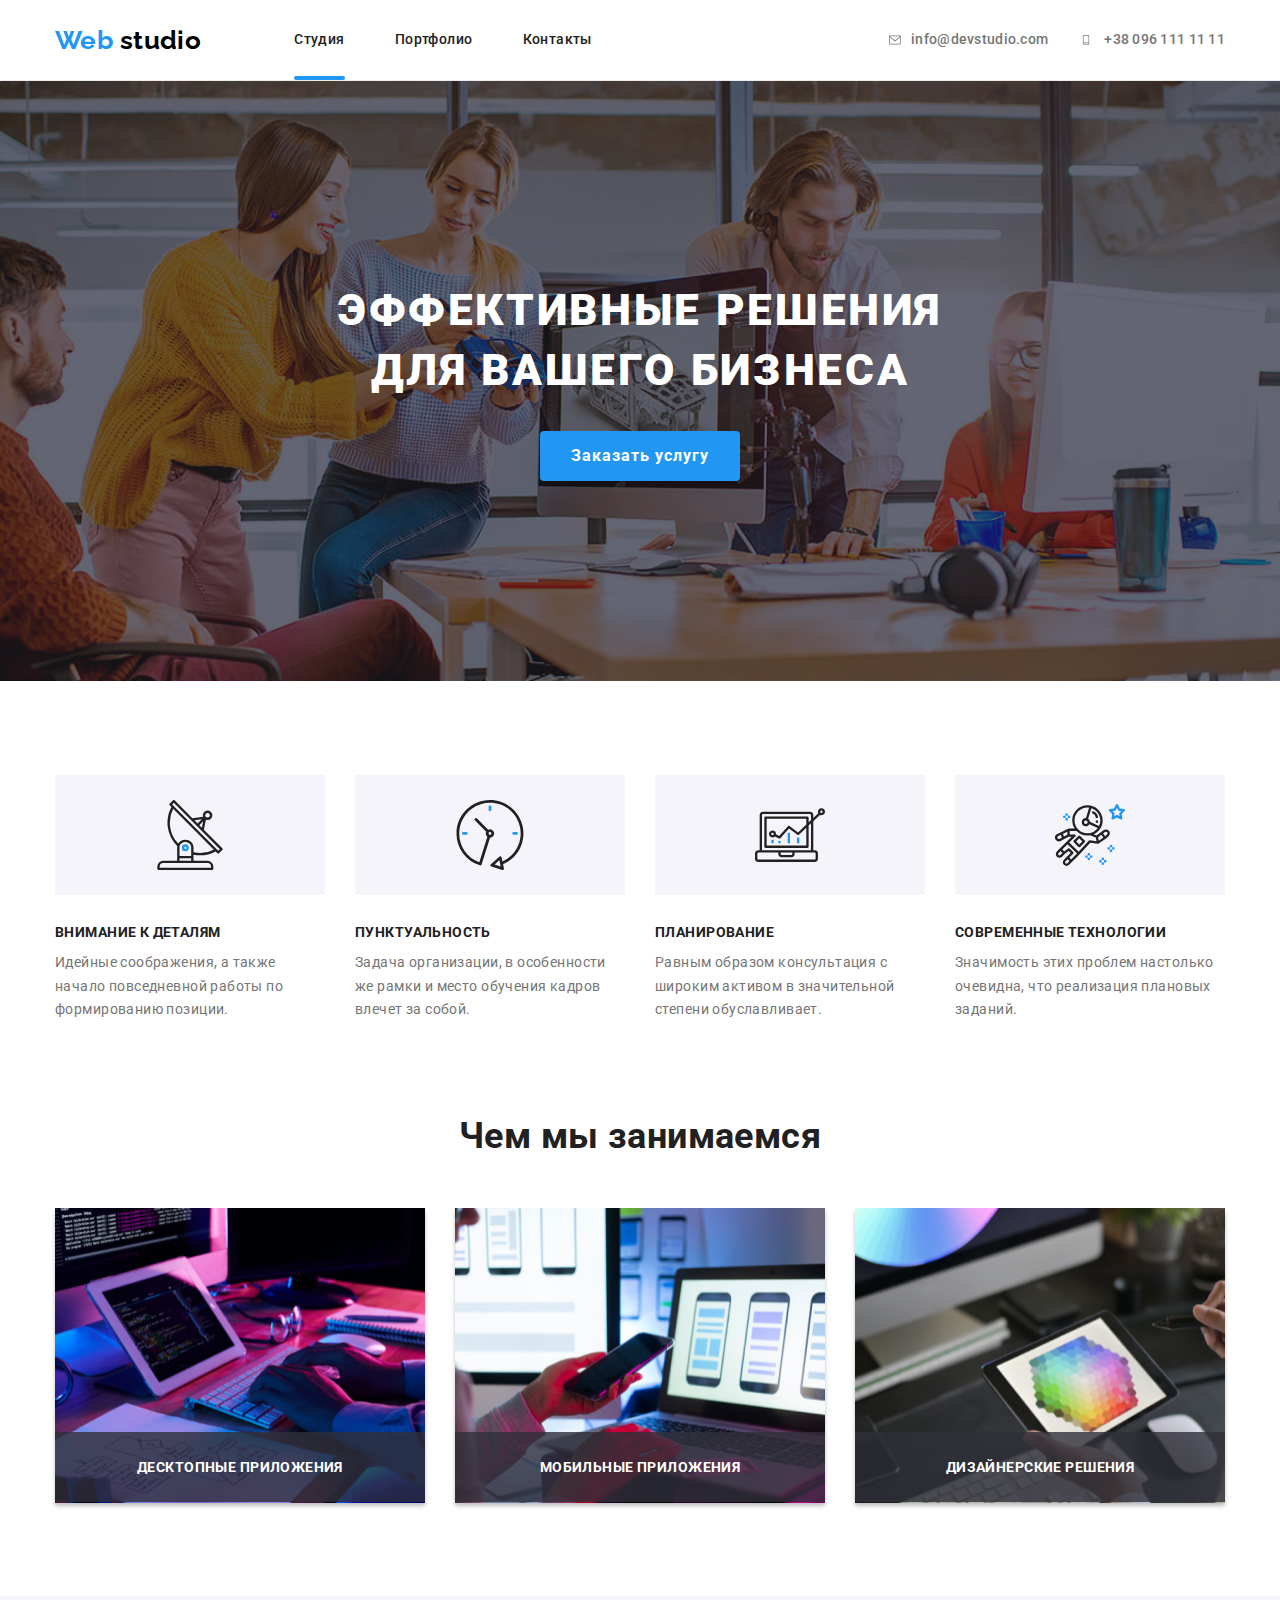
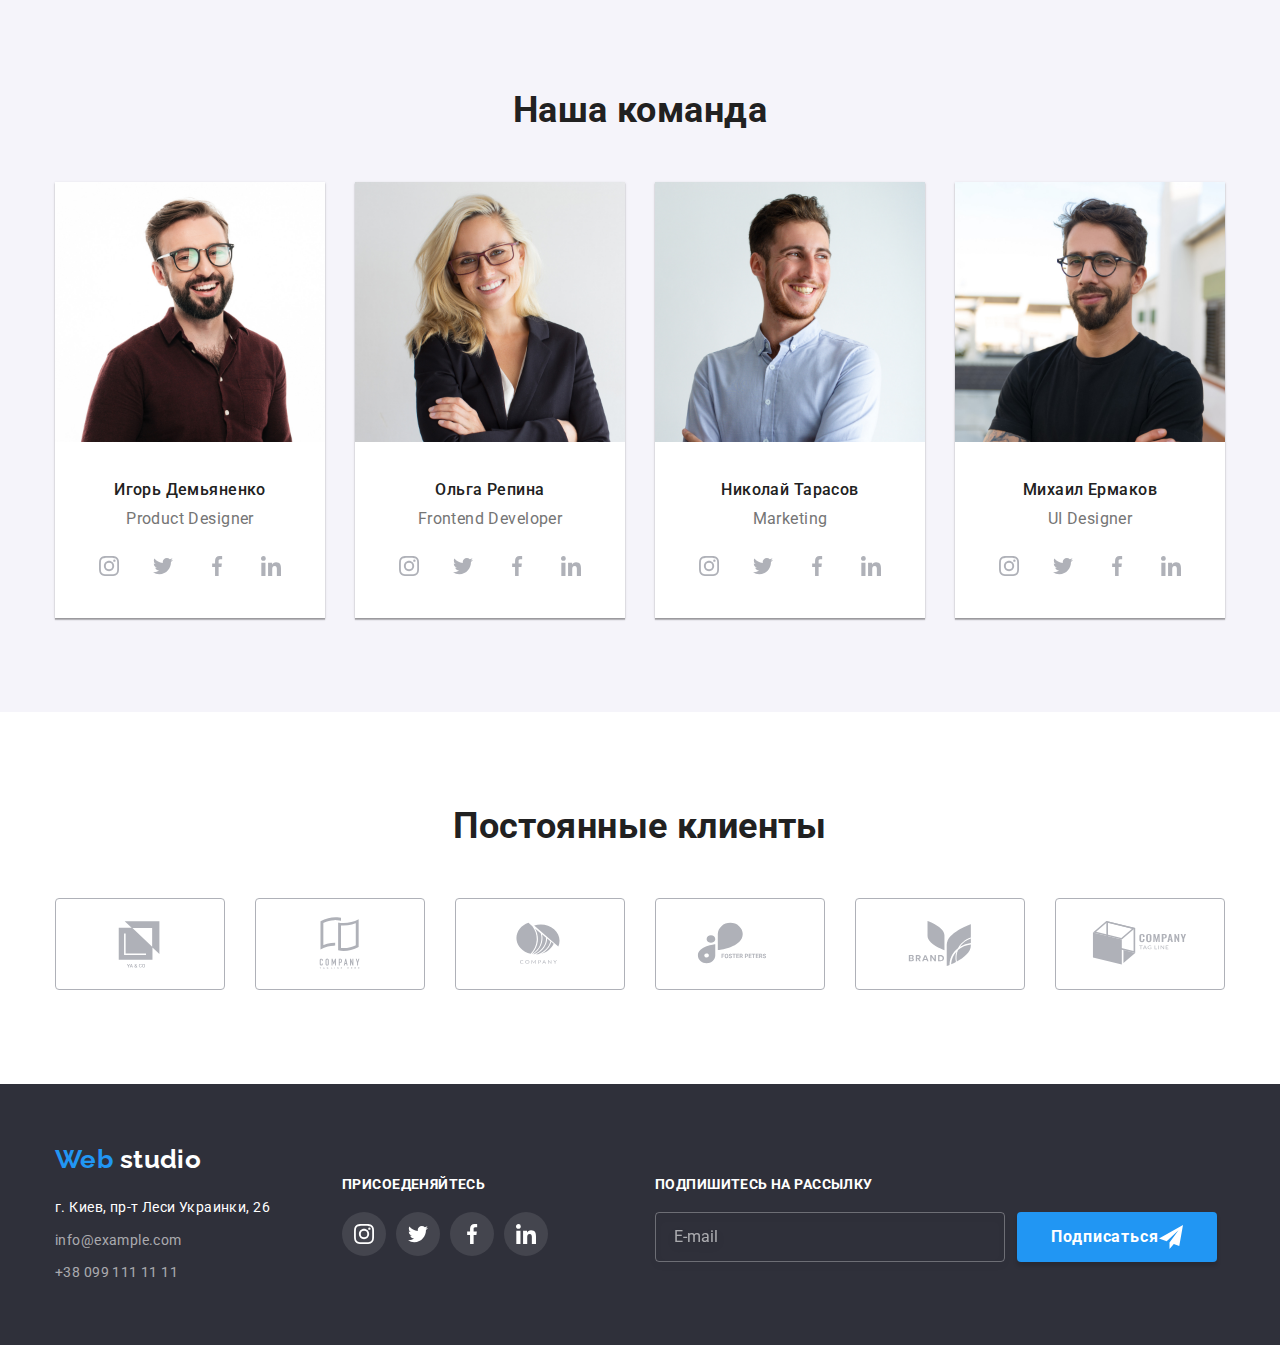
<file: index.html>
<!DOCTYPE html>
<html lang="ru">
<head>
    <meta charset="UTF-8">
    <meta http-equiv="X-UA-Compatible" content="IE=edge">
    <meta name="viewport" content="width=device-width, initial-scale=1.0">
    <title>Эффективные решения для вашего бизнеса</title>
    <link rel="stylesheet" href="https://cdn.jsdelivr.net/npm/modern-normalize@1.1.0/modern-normalize.min.css">
    <link rel="stylesheet" href="./css/styles.css">
    <link rel="stylesheet" href="./css/main.min.css">

    <!--Основные шрифты-->
    <link rel="preconnect" href="https://fonts.googleapis.com">
    <link rel="preconnect" href="https://fonts.gstatic.com" crossorigin>
    <link href="https://fonts.googleapis.com/css2?family=Raleway:wght@700&family=Roboto:wght@400;500;700;900&display=swap" rel="stylesheet">

</head>
<body>

    <!--Чердак-->
    <header class="header">
        <div class="container header--container">
            <a href="./index.html" class="logo header--logo"> <span class="logo--blue">Web</span>  <span class="logo--dark">studio </span> </a> <!--span для изменения стиля лого фирмы-->
        <nav class="nav">
            <ul class="nav__list nav-header">
                <li class="nav__item"><a class="nav__link active--page" href="./index.html">Студия</a></li>
                <li class="nav__item"><a class="nav__link" href="./portfolio.html">Портфолио</a></li>
                <li class="nav__item"><a class="nav__link" href="#contacts">Контакты</a></li>
            </ul>
        </nav> 
        <div class="contacts header--contacts">
                <ul class="contacts__list header--list">
                    <li class="contacts__item item--header">
                        <a class="contacts__link contacts--header--link" href="mailto:info@devstudio.com"> 
                            <svg class="contacts__svg" height="16" width="12">
                                <use href ="./images/svg/icons.svg#icon-envelope"></use>
                            </svg>
                            info@devstudio.com 
                        </a>
                    </li>
                    <li class="contacts__item item--header">
                        <a class="contacts__link contacts--header--link" href="tel:+380961111111">
                            <svg class="contacts__svg" height="10" width="16">
                                <use href="./images/svg/icons.svg#icon-smartphone"></use>
                            </svg>
                            +38 096 111 11 11
                        </a>
                    </li> 
                </ul>


        </div>  
    </div>
    </header>

    <!--Уникальный контент, основной-->
    <main>

        <!--Шапка сайта-->
        <section class="hat">
            <div class="container">
                <h1 class="hat__phrase">Эффективные решения для вашего бизнеса</h1>
                <button class="button button--hat button--default" type="button" data-modal-open>Заказать услугу</button>
            </div>
        </section>

        <!--Особенности-->
        <section class="speciality wrapper">
            <div class="container">
                <h2 class="visually-hidden"> Особенности </h2>
                <ul class="speciality__list">
                    <li class="speciality__item">
                        <div class="speciality__svg">
                            <svg class="speciality__icon" height="70" width="70">
                                <use href="./images/svg/icons.svg#icon-antenna"></use>
                            </svg>
                        </div>
                        <h3 class="speciality__character">Внимание к деталям</h3>
                        <p class="speciality__phrase">Идейные соображения, а также начало повседневной работы по формированию позиции.</p>
                    </li>
                    <li class="speciality__item">
                        <div class="speciality__svg">
                            <svg class="speciality__icon" height="70" width="70">
                                <use href="./images/svg/icons.svg#icon-clock"></use>
                            </svg>
                        </div>
                        <h3 class="speciality__character">Пунктуальность</h3>
                        <p class="speciality__phrase">Задача организации, в особенности же рамки и место обучения кадров влечет за собой.</p>
                    </li>
                    <li class="speciality__item">
                        <div class="speciality__svg">
                            <svg class="speciality__icon" height="70" width="70">
                                <use href="./images/svg/icons.svg#icon-diagram"></use>
                            </svg>
                        </div>
                        <h3 class="speciality__character">Планирование</h3>
                        <p class="speciality__phrase">Равным образом консультация с широким активом в значительной степени обуславливает.</p>
                    </li>
                    <li class="speciality__item">
                        <div class="speciality__svg">
                            <svg class="speciality__icon" height="70" width="70">
                                <use href="./images/svg/icons.svg#icon-astronaut"></use>
                            </svg>
                        </div>
                        <h3 class="speciality__character">Современные технологии</h3>
                        <p class="speciality__phrase">Значимость этих проблем настолько очевидна, что реализация плановых заданий.</p>
                    </li>
                </ul>
    
            </div>
        </section>
        <!--Чем мы занимаемся-->
        <section class="projects" >
            <div class="container">
                <h2 class="title projects--title primary--txt--light">Чем мы занимаемся</h2>
                <ul class="projects__list">
                    <li class="projects__item">
                        <div class="projects__item--wrapper">
                            <img src="./images/about-us/work1.jpg" alt="Первый образец" width="370" height="295">
                            <p class="projects__description">Десктопные приложения</p>
                        </div>
                    </li>
                    <li class="projects__item">
                        <div class="projects__item--wrapper">
                            <img src="./images/about-us/work2.jpg" alt="Второй образец" width="370" height="295">
                            <p class="projects__description">Мобильные приложения</p>
                        </div>
                    </li>
                    <li class="projects__item">
                        <div class="projects__item--wrapper">
                           <img src="./images/about-us/work3.jpg" alt="Третий образец" width="370" height="295">
                           <p class="projects__description">Дизайнерские решения</p>
                        </div>
                    </li>
                        


                </ul>
            </div>
        </section>

        <!--Наша команда-->
        <section class="crew wrapper">
            <div class="container">
                <h2 class="title crew--title primary--txt--light">Наша команда</h2>
                <ul class="crew__list">
                    <li class="crew__item">
                        <img src="./images/our-team/Igor.jpg" alt="Фото Игоря" width="270" height="260">
                        <div class="crew__member--wrapper">
                            <h3 class="crew__member primary--txt--light">Игорь Демьяненко</h3>
                            <p class="crew__occupation" lang="en">Product Designer</p>
                        </div>
                        <ul class="socials__list socials--crew">
                            <li class="socials__item">
                                <a class="socials__link" href="">
                                    <svg class="socials__icon socials--icon"  height="20" width="20" >
                                        <use href="./images/svg/icons.svg#icon-instagram" ></use>
                                    </svg>
                                </a>
                            </li>
                            <li class="socials__item">
                                <a class="socials__link" href="">
                                    <svg class="socials__icon socials--icon"  height="20" width="20">
                                    <use href="./images/svg/icons.svg#icon-twitter" ></use>
                                    </svg>
                                </a>
                            </li>
                            <li class="socials__item">
                                <a class="socials__link" href="">
                                    <svg class="socials__icon socials--icon"  height="20" width="20">
                                    <use href="./images/svg/icons.svg#icon-facebook" ></use>
                                    </svg>
                                </a>
                            </li>
                            <li class="socials__item">
                                    <a class="socials__link " href="">
                                    <svg class="socials__icon socials--icon"  height="20" width="20">
                                    <use href="./images/svg/icons.svg#icon-linkedin-1" ></use>
                                    </svg>
                                </a>
                            </li>
                        </ul>
                    </li>
                    <li class="crew__item">
                        <img src="./images/our-team/Olga.jpg" alt="Фото Ольги" width="270" height="260">
                        <div class="crew__member--wrapper">
                            <h3 class="crew__member primary--txt--light">Ольга Репина</h3>
                            <p class="crew__occupation" lang="en">Frontend Developer</p>
                        </div>
                        <ul class="socials__list socials--crew">
                            <li class="socials__item">
                                <a class="socials__link" href="">
                                    <svg class="socials__icon socials--icon"  height="20" width="20" >
                                        <use href="./images/svg/icons.svg#icon-instagram" ></use>
                                    </svg>
                                </a>
                            </li>
                            <li class="socials__item">
                                <a class="socials__link" href="">
                                    <svg class="socials__icon socials--icon"  height="20" width="20">
                                    <use href="./images/svg/icons.svg#icon-twitter" ></use>
                                    </svg>
                                </a>
                            </li>
                            <li class="socials__item">
                                <a class="socials__link" href="">
                                    <svg class="socials__icon socials--icon"  height="20" width="20">
                                    <use href="./images/svg/icons.svg#icon-facebook" ></use>
                                    </svg>
                                </a>
                            </li>
                            <li class="socials__item">
                                    <a class="socials__link " href="">
                                    <svg class="socials__icon socials--icon"  height="20" width="20">
                                    <use href="./images/svg/icons.svg#icon-linkedin-1" ></use>
                                    </svg>
                                </a>
                            </li>
                        </ul>
                    </li>
                    <li class="crew__item">
                        <img src="./images/our-team/Nikolai.jpg" alt="Фото Николая" width="270" height="260">
                        <div class="crew__member--wrapper">
                            <h3 class="crew__member primary--txt--light">Николай Тарасов</h3>
                            <p class="crew__occupation" lang="en">Marketing</p>
                        </div>
                        <ul class="socials__list socials--crew">
                            <li class="socials__item">
                                <a class="socials__link" href="">
                                    <svg class="socials__icon socials--icon"  height="20" width="20" >
                                        <use href="./images/svg/icons.svg#icon-instagram" ></use>
                                    </svg>
                                </a>
                            </li>
                            <li class="socials__item">
                                <a class="socials__link" href="">
                                    <svg class="socials__icon socials--icon"  height="20" width="20">
                                    <use href="./images/svg/icons.svg#icon-twitter" ></use>
                                    </svg>
                                </a>
                            </li>
                            <li class="socials__item">
                                <a class="socials__link" href="">
                                    <svg class="socials__icon socials--icon"  height="20" width="20">
                                    <use href="./images/svg/icons.svg#icon-facebook" ></use>
                                    </svg>
                                </a>
                            </li>
                            <li class="socials__item">
                                    <a class="socials__link " href="">
                                    <svg class="socials__icon socials--icon"  height="20" width="20">
                                    <use href="./images/svg/icons.svg#icon-linkedin-1" ></use>
                                    </svg>
                                </a>
                            </li>
                        </ul>
                    </li>
                    <li class="crew__item">
                        <img src="./images/our-team/Mikhail.jpg" alt="Фото Михаила" width="270" height="260">
                        <div class="crew__member--wrapper">
                            <h3 class="crew__member primary--txt--light">Михаил Ермаков</h3>
                            <p class="crew__occupation" lang="en">UI Designer</p>
                        </div>
                        <ul class="socials__list socials--crew">
                            <li class="socials__item">
                                <a class="socials__link" href="">
                                    <svg class="socials__icon socials--icon"  height="20" width="20" >
                                        <use href="./images/svg/icons.svg#icon-instagram" ></use>
                                    </svg>
                                </a>
                            </li>
                            <li class="socials__item">
                                <a class="socials__link" href="">
                                    <svg class="socials__icon socials--icon"  height="20" width="20">
                                    <use href="./images/svg/icons.svg#icon-twitter" ></use>
                                    </svg>
                                </a>
                            </li>
                            <li class="socials__item">
                                <a class="socials__link" href="">
                                    <svg class="socials__icon socials--icon"  height="20" width="20">
                                    <use href="./images/svg/icons.svg#icon-facebook" ></use>
                                    </svg>
                                </a>
                            </li>
                            <li class="socials__item">
                                    <a class="socials__link " href="">
                                    <svg class="socials__icon socials--icon"  height="20" width="20">
                                    <use href="./images/svg/icons.svg#icon-linkedin-1" ></use>
                                    </svg>
                                </a>
                            </li>
                        </ul>
                        </li>
                </ul>
            </div>

        </section>

        <section class="clients wrapper">
            <div class="container">

                    <h2 class="title clients--title primary--txt--light">Постоянные клиенты</h2>
                    <ul class="clients__list">
                        <li class="clients__item">
                            <a class="clients__link" href=""> 
                                <svg class="clients__icon" height="60" width="106">
                                    <use href="./images/svg/icons.svg#icon-Client-1"></use>
                                </svg>
                            </a>  
                        </li>
                        <li class="clients__item">
                            <a class="clients__link" href=""> 
                                <svg class="clients__icon" height="60" width="106">
                                    <use href="./images/svg/icons.svg#icon-Client-2"></use>
                                </svg>
                            </a>
                        </li>
                        <li class="clients__item">
                            <a class="clients__link" href=""> 
                                <svg class="clients__icon" height="60" width="106">
                                    <use href="./images/svg/icons.svg#icon-Client-3"></use>
                                </svg>
                            </a>
                        </li>
                        <li class="clients__item">
                            <a class="clients__link" href=""> 
                                <svg class="clients__icon" height="60" width="106">
                                    <use href="./images/svg/icons.svg#icon-Client-4"></use>
                                </svg>
                            </a>
                        </li>
                        <li class="clients__item">
                            <a class="clients__link" href=""> 
                                <svg class="clients__icon" height="60" width="106">
                                    <use href="./images/svg/icons.svg#icon-Client-5"></use>
                                </svg>
                            </a>
                        </li>
                        <li class="clients__item">
                            <a class="clients__link" href=""> 
                                <svg class="clients__icon" height="60" width="106">
                                    <use href="./images/svg/icons.svg#icon-Client-6"></use>
                                </svg>
                            </a>
                        </li>
                    </ul>


            </div>
        </section>
    </main>
    <!--Подвал-->
    <footer class="footer" id="contacts">
        <div class="container">
                    <a href="./index.html" class="logo footer--logo"> <span class="logo--blue">Web</span>  <span class="logo--white">studio </span> </a> <!--span для изменения стиля лого фирмы-->
                     <div class="footer--wrapper">  
                        <div class="contacts contacts--footer">
                        <address class="contacts__address footer--contacts">
                            <ul class="contacts__list">
                                <li class="contacts__item item--footer"> <a class="contacts__link contacts--address footer--link footer--geoposition" href="https://www.google.com/maps/place/%D0%B1%D1%83%D0%BB.+%D0%9B%D0%B5%D1%81%D0%B8+%D0%A3%D0%BA%D1%80%D0%B0%D0%B8%D0%BD%D0%BA%D0%B8,+26,+%D0%9A%D0%B8%D0%B5%D0%B2,+02000/@50.4265807,30.5361971,17z/data=!3m1!4b1!4m5!3m4!1s0x40d4cf0e033ecbe9:0x57a4dffefec77da0!8m2!3d50.4265807!4d30.5383858"
                                    rel="noopener noreferrer" target="_blank" >г. Киев, пр-т Леси Украинки, 26</a></li>
                                <li class="contacts__item item--footer"> <a class="contacts__link contacts--mail  footer--link" href="mailto:info@example.com">info@example.com </a></li>
                                <li class="contacts__item item--footer"> <a class="contacts__link contacts--phone  footer--link" href="tel:+380991111111"> +38 099 111 11 11</a></li>
                            </ul>
                        </address>
                            <div class="socials socials--footer">
                            <h2 class="socials--footer--caption socials--dark--txt">Присоеденяйтесь</h2>
                                <ul class="socials__list">
                                            <li class="socials__item">
                                                <a class="  socials__link link--dark" href="">
                                                    <svg class="socials__icon socials--icon socials--dark--icon"  height="20" width="20" >
                                                        <use href="./images/svg/icons.svg#icon-instagram" ></use>
                                                    </svg>       
                                                </a>
                                            </li>
                                            <li class="socials__item">
                                                <a class="socials__link link--dark" href="">
                                                    <svg class="socials__icon socials--icon socials--dark--icon"  height="20" width="20">
                                                        <use href="./images/svg/icons.svg#icon-twitter" ></use>
                                                    </svg>
                                                </a>
                                            </li>

                                            <li class="socials__item">
                                                <a class="socials__link link--dark"  href="">
                                                    <svg class="socials__icon socials--icon socials--dark--icon"  height="20" width="20">
                                                        <use href="./images/svg/icons.svg#icon-facebook" ></use>
                                                    </svg>
                                                </a>
                                            </li>
                                            <li class="socials__item">
                                                <a class="socials__link link--dark " href="">
                                                    <svg class="socials__icon socials--icon socials--dark--icon"  height="20" width="20">
                                                        <use href="./images/svg/icons.svg#icon-linkedin-1" ></use>
                                                    </svg>
                                                </a>
                                            </li>
                                </ul>
                            </div>
                        </div>
                        <div class="distribution">
                            <h2 class="distribution__caption distribution--dark--txt">Подпишитесь на рассылку</h2>
                            <form class="distribution__form">
                                <label class="distribution__label">
                                  <input class="distribution__input" type="email" name="email" placeholder="E-mail"/>
                                </label>
                                <button class="button button--footer button--default" type="submit">
                                    <p class="button_pharase">Подписаться</p>
                                    <svg class="button__icon" height ="24" width="24">
                                        <use href="./images/svg/icons.svg#icon-send-telegrama"></use>
                                    </svg>
                                </button>
                              </form>
                        </div>
                    </div> 
        </div>
    </footer>



    <!--Модальное окно-->
    <div class="backdrop is-hidden" data-modal>
        <div class="modal" >
            <button type="button" class="modal-button" data-modal-close>
                <a class="close-icon-link">
                    <svg class="close-icon"  height="18" width="18">
                     <use href="./images/svg/icons.svg#close-icon" ></use>
                    </svg>
                </a>
            </button>
            <b class="modal-phrase">Оставьте свои данные, мы вам перезвоним</b>
            <form action="" class="modal-form">
            <ul class="modal-form-list">
                <li class="modal-form-item">
                    <div class="modal-input-wrapper">
                        <label class="modal-form-label" for="name">Имя</label>
                        <input class="modal-form-input" type="text" name="name" id="name" minlength="2" required autofocus>
                        <svg class="modal-form-icon" height="18" width="18">
                            <use href="./images/svg/icons.svg#icon-person"></use>
                        </svg>
                    </div>
                </li>
                <li class="modal-form-item">
                    <div class="modal-input-wrapper">
                        <label class="modal-form-label" for="telephone">Телефон</label>
                        <input class="modal-form-input" type="tel" name="telephone" id="telephone" minlength="9" required >
                        <svg class="modal-form-icon" height="18" width="18">
                            <use href="./images/svg/icons.svg#icon-telephone2"></use>
                        </svg>
                    </div>
                </li>
                <li class="modal-form-item">
                    <div class="modal-input-wrapper">
                        <label class="modal-form-label" for="email">Почта</label>
                        <input class="modal-form-input"type="email" name="email" id="email" required>
                        <svg class="modal-form-icon" height="18" width="18">
                            <use href="./images/svg/icons.svg#icon-envelope2"></use>
                        </svg>
                    </div>
                </li>
                <li class="modal-form-item">
                    <div class="modal-input-wrapper">
                        <label class="modal-form-label">
                            <span modal-textarea-phrase>Комментарий</span>
                            <textarea  class="modal-form-textarea" name="massage" rows="5" placeholder="Введите текст"></textarea>
                          </label>
                    </div>
                </li>
            </ul>

            <label class="modal-checkbox-label">
                <input class="modal-checkbox-input" type="checkbox" name="modal-checkbox" id="modal-checkbox" required>
                <svg class="modal-checkbox-icon" height="8" width="11">
                    <use href="./images/svg/icons.svg#icon-checked"></use>
                </svg>
                <p class="modal-checkbox-phrase">Соглашаюсь с рассылкой и принимаю <a class="modal-checkbox-link" href="">Условия договора</a> </p>
            </label>
            <button class= "modal-form-button" type="submit">Отправить</button>
            </div>

            </form>

    </div>
<script src="./js/modal.js"></script>
</body>
</html>
</file>
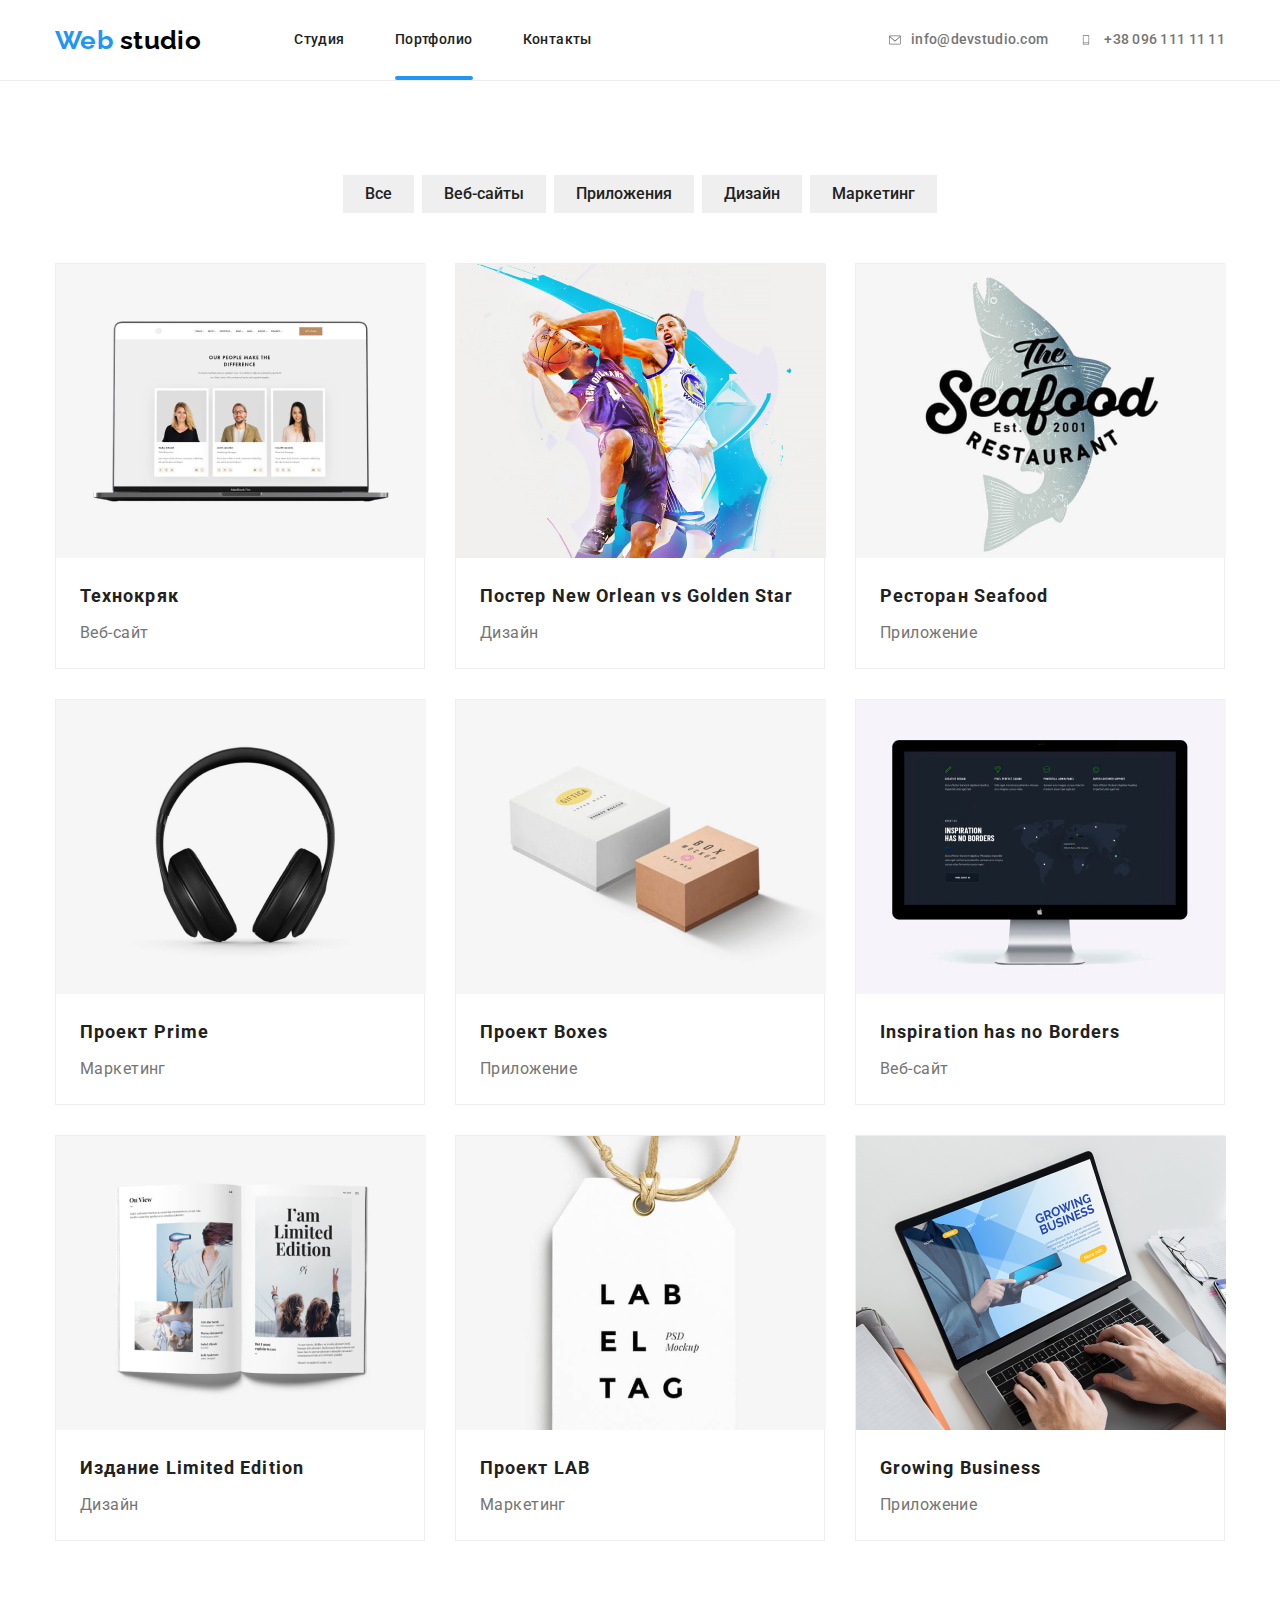
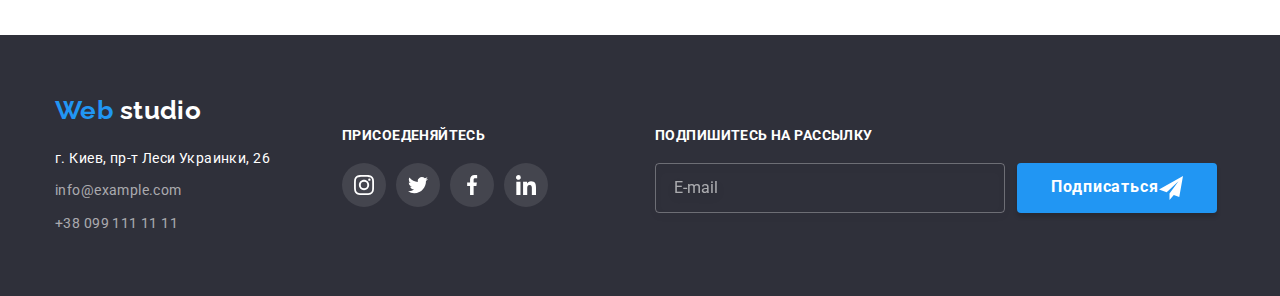
<file: portfolio.html>
<!DOCTYPE html>
<html lang="ru">
<head>
    <meta charset="UTF-8">
    <meta http-equiv="X-UA-Compatible" content="IE=edge">
    <meta name="viewport" content="width=device-width, initial-scale=1.0">
    <title>Portfolio</title>
    <link rel="stylesheet" href="https://cdn.jsdelivr.net/npm/modern-normalize@1.1.0/modern-normalize.min.css">
    <link rel="stylesheet" href="./css/styles.css">
    <link rel="stylesheet" href="./css/main.min.css">
   
    
        <!--Основные шрифты-->
        <link rel="preconnect" href="https://fonts.googleapis.com">
        <link rel="preconnect" href="https://fonts.gstatic.com" crossorigin>
        <link href="https://fonts.googleapis.com/css2?family=Raleway:wght@700&family=Roboto:wght@400;500;700;900&display=swap" rel="stylesheet">

</head>
<body>

    <!--Чердак-->
    <header class="header">
        <div class="container header--container">
            <a href="./index.html" class="logo header--logo"> <span class="logo--blue">Web</span>  <span class="logo--dark">studio </span> </a> <!--span для изменения стиля лого фирмы-->
        <nav class="nav">
            <ul class="nav__list nav-header">
                <li class="nav__item"><a class="nav__link " href="./index.html">Студия</a></li>
                <li class="nav__item"><a class="nav__link active--page" href="./portfolio.html">Портфолио</a></li>
                <li class="nav__item"><a class="nav__link" href="#contacts">Контакты</a></li>
            </ul>
        </nav> 
        <div class="contacts header--contacts">
                <ul class="contacts__list header--list">
                    <li class="contacts__item item--header">
                        <a class="contacts__link contacts--header--link" href="mailto:info@devstudio.com"> 
                            <svg class="contacts__svg" height="16" width="12">
                                <use href ="./images/svg/icons.svg#icon-envelope"></use>
                            </svg>
                            info@devstudio.com 
                        </a>
                    </li>
                    <li class="header-address-item">
                        <a class="contacts__link contacts--header--link" href="tel:+380961111111">
                            <svg class="contacts__svg" height="10" width="16">
                                <use href="./images/svg/icons.svg#icon-smartphone"></use>
                            </svg>
                            +38 096 111 11 11
                        </a>
                    </li> 
                </ul>


        </div>  
    </div>
    </header>

    <main>
            <!--Портфолио-->
            <section class="portfolio">
                <div class="container">
                       
                    <h2 class="visually-hidden">Портфолио</h2>
        
                    <ul class="portfolio-button-list">
                        <li class="portfolio-item" ><button class="portfolio-button-item" type="button">Все</button></li>
                        <li class="portfolio-item" ><button class="portfolio-button-item" type="button">Веб-сайты</button></li>
                        <li class="portfolio-item" ><button class="portfolio-button-item" type="button">Приложения</button></li>
                        <li class="portfolio-item" ><button class="portfolio-button-item" type="button">Дизайн</button></li>
                        <li class="portfolio-item" ><button class="portfolio-button-item" type="button">Маркетинг</button></li>
                
                    </ul>
        
                    <ul class="portfolio-list">
                        <li class="portfolio-list-item">
                            <div class="portfolio-image-wrapper">
                                <img class="portfolio-image" src="./images/portfolio/img1.jpg" alt="Вебсайт" width="370" height="294">
                                    <p class="portfolio-image-description">Технокряк это современная площадка распространения коронавируса.
                                        Компании используют эту платформу для цифрового шпионажа и атак на защищённые сервера конкурентов.</p>

                                    </div>
                            <div class="portfolio-list-wrapper">
                                <h3 class="portfolio-item-title">Технокряк</h3>
                                <p class="portfolio-item-phrase">Веб-сайт</p>
                            </div>
                        </li>
                        <li class="portfolio-list-item">
                            <div class="portfolio-image-wrapper">
                                <img class="portfolio-image" src="./images/portfolio/img2.jpg" alt="Дизайн" width="370" height="294">
                                <p class="portfolio-image-description">Технокряк это современная площадка распространения коронавируса.
                                        Компании используют эту платформу для цифрового шпионажа и атак на защищённые сервера конкурентов.</p>

                            </div>
                            <div class="portfolio-list-wrapper">
                                <h3 class="portfolio-item-title">Постер New Orlean vs Golden Star</h3>
                                <p class="portfolio-item-phrase">Дизайн</p>
                            </div>  
                        </li>
                        <li class="portfolio-list-item">
                            <div class="portfolio-image-wrapper">
                                <img class="portfolio-image" src="./images/portfolio/img3.jpg" alt="Приложение" width="370" height="294">
                                <p class="portfolio-image-description">Технокряк это современная площадка распространения коронавируса.
                                        Компании используют эту платформу для цифрового шпионажа и атак на защищённые сервера конкурентов.</p>

                            </div>
                            <div class="portfolio-list-wrapper">
                                <h3 class="portfolio-item-title">Ресторан Seafood</h3>
                                <p class="portfolio-item-phrase">Приложение</p>
                            </div>
                        </li>
                        <li class="portfolio-list-item">
                            <div class="portfolio-image-wrapper">
                                <img class="portfolio-image" src="./images/portfolio/img4.jpg" alt="Маркетинг" width="370" height="294">
                                <p class="portfolio-image-description">Технокряк это современная площадка распространения коронавируса.
                                        Компании используют эту платформу для цифрового шпионажа и атак на защищённые сервера конкурентов.</p>

                            </div>
                            <div class="portfolio-list-wrapper">
                                <h3 class="portfolio-item-title">Проект Prime</h3>
                                <p class="portfolio-item-phrase">Маркетинг</p>
                            </div>
                        </li>
                        <li class="portfolio-list-item">
                            <div class="portfolio-image-wrapper">
                                <img class="portfolio-image" src="./images/portfolio/img5.jpg" alt="Приложение" width="370" height="294">
                                <p class="portfolio-image-description">Технокряк это современная площадка распространения коронавируса.
                                        Компании используют эту платформу для цифрового шпионажа и атак на защищённые сервера конкурентов.</p>

                            </div>
                            <div class="portfolio-list-wrapper">
                                <h3 class="portfolio-item-title">Проект Boxes</h3>
                                <p class="portfolio-item-phrase">Приложение</p>
                            </div>
                        </li>
                        <li class="portfolio-list-item">
                            <div class="portfolio-image-wrapper">
                                <img class="portfolio-image" src="./images/portfolio/img6.jpg" alt="Веб-сайт" width="370" height="294">
                                <p class="portfolio-image-description">Технокряк это современная площадка распространения коронавируса.
                                        Компании используют эту платформу для цифрового шпионажа и атак на защищённые сервера конкурентов.</p>

                            </div>
                            <div class="portfolio-list-wrapper">
                                <h3 class="portfolio-item-title">Inspiration has no Borders</h3>
                                <p class="portfolio-item-phrase">Веб-сайт</p>
                            </div>
                        </li>
                        <li class="portfolio-list-item">
                            <div class="portfolio-image-wrapper">
                                <img class="portfolio-image" src="./images/portfolio/img7.jpg" alt="Дизайн" width="370" height="294">
                                <p class="portfolio-image-description">Технокряк это современная площадка распространения коронавируса.
                                        Компании используют эту платформу для цифрового шпионажа и атак на защищённые сервера конкурентов.</p>

                            </div>
                            <div class="portfolio-list-wrapper">
                                <h3 class="portfolio-item-title">Издание Limited Edition</h3>
                                <p class="portfolio-item-phrase">Дизайн</p>
                            </div>
                        </li>
                        <li class="portfolio-list-item">
                            <div class="portfolio-image-wrapper">
                                <img class="portfolio-image" src="./images/portfolio/img8.jpg" alt="Маркетинг" width="370" height="294">
                                <p class="portfolio-image-description">Технокряк это современная площадка распространения коронавируса.
                                        Компании используют эту платформу для цифрового шпионажа и атак на защищённые сервера конкурентов.</p>

                            </div>
                            <div class="portfolio-list-wrapper">
                                <h3 class="portfolio-item-title">Проект LAB</h3>
                                <p class="portfolio-item-phrase">Маркетинг</p>
                            </div>
                        </li>
                        <li class="portfolio-list-item">
                            <div class="portfolio-image-wrapper">
                                <img class="portfolio-image" src="./images/portfolio/img9.jpg" alt="Приложение" width="370" height="294">
                                <p class="portfolio-image-description">Технокряк это современная площадка распространения коронавируса.
                                        Компании используют эту платформу для цифрового шпионажа и атак на защищённые сервера конкурентов.</p>

                            </div>
                            <div class="portfolio-list-wrapper">
                                <h3 class="portfolio-item-title">Growing Business</h3>
                                <p class="portfolio-item-phrase">Приложение</p>
                            </div>
                        </li>
                    </ul>

            </div>
            </section>

        </main>

    <!--Подвал-->
    <footer class="footer" id="contacts">
        <div class="container">
                    <a href="./index.html" class="logo footer--logo"> <span class="logo--blue">Web</span>  <span class="logo--white">studio </span> </a> <!--span для изменения стиля лого фирмы-->
                     <div class="footer--wrapper">  
                        <div class="contacts contacts--footer">
                        <address class="contacts__address footer--contacts">
                            <ul class="contacts__list">
                                <li class="contacts__item item--footer"> <a class="contacts__link contacts--address footer--link footer--geoposition" href="https://www.google.com/maps/place/%D0%B1%D1%83%D0%BB.+%D0%9B%D0%B5%D1%81%D0%B8+%D0%A3%D0%BA%D1%80%D0%B0%D0%B8%D0%BD%D0%BA%D0%B8,+26,+%D0%9A%D0%B8%D0%B5%D0%B2,+02000/@50.4265807,30.5361971,17z/data=!3m1!4b1!4m5!3m4!1s0x40d4cf0e033ecbe9:0x57a4dffefec77da0!8m2!3d50.4265807!4d30.5383858"
                                    rel="noopener noreferrer" target="_blank" >г. Киев, пр-т Леси Украинки, 26</a></li>
                                <li class="contacts__item item--footer"> <a class="contacts__link contacts--mail  footer--link" href="mailto:info@example.com">info@example.com </a></li>
                                <li class="contacts__item item--footer"> <a class="contacts__link contacts--phone  footer--link" href="tel:+380991111111"> +38 099 111 11 11</a></li>
                            </ul>
                        </address>
                            <div class="socials socials--footer">
                            <h2 class="socials--footer--caption socials--dark--txt">Присоеденяйтесь</h2>
                                <ul class="socials__list">
                                            <li class="socials__item">
                                                <a class="  socials__link link--dark" href="">
                                                    <svg class="socials__icon socials--icon socials--dark--icon"  height="20" width="20" >
                                                        <use href="./images/svg/icons.svg#icon-instagram" ></use>
                                                    </svg>       
                                                </a>
                                            </li>
                                            <li class="socials__item">
                                                <a class="socials__link link--dark" href="">
                                                    <svg class="socials__icon socials--icon socials--dark--icon"  height="20" width="20">
                                                        <use href="./images/svg/icons.svg#icon-twitter" ></use>
                                                    </svg>
                                                </a>
                                            </li>
                                            <li class="socials__item">

                                                <a class="socials__link link--dark"  href="">
                                                    <svg class="socials__icon socials--icon socials--dark--icon"  height="20" width="20">
                                                        <use href="./images/svg/icons.svg#icon-facebook" ></use>
                                                    </svg>
                                                </a>
                                            </li>
                                            <li class="socials__item">
                                                <a class="socials__link link--dark " href="">
                                                    <svg class="socials__icon socials--icon socials--dark--icon"  height="20" width="20">
                                                        <use href="./images/svg/icons.svg#icon-linkedin-1" ></use>
                                                    </svg>
                                                </a>
                                            </li>
                                </ul>
                            </div>
                        </div>
                        <div class="distribution">
                            <h2 class="distribution__caption distribution--dark--txt">Подпишитесь на рассылку</h2>
                            <form class="distribution__form">
                                <label class="distribution__label">
                                  <input class="distribution__input" type="email" name="email" placeholder="E-mail"/>
                                </label>
                                <button class="button button--footer button--default" type="submit">
                                    <p class="button_pharase">Подписаться</p>
                                    <svg class="button__icon" height ="24" width="24">
                                        <use href="./images/svg/icons.svg#icon-send-telegrama"></use>
                                    </svg>
                                </button>
                              </form>
                        </div>
                    </div> 
        </div>
    </footer>
</body>
</html>
</file>
<file: css/styles.css>

</file>
<file: css/main.min.css>
:root{--main-font: "Roboto",sans-serif;--secondary-font: "Raleway", sans-serif;--primary-light-txt: #212121;--secondary-light-txt: #757575;--accent-txt: #2196F3;--logo-light-txt: #000000;--logo-dark-txt: #ffffff;--primary-dark-txt: #ffffff;--secondary-dark-txt:#C4C4C4;--primary-light-bg: #E5E5E5;--secondary-light-bg: #F5F4FA;--primary-dark-bg: #2F303A;--icon-primary: #AFB1B8;--secondary-footer-txt: rgba(255, 255, 255, 0.6);--modal-primary: #212121;--main-animation: 250ms cubic-bezier(0.4, 0, 0.2, 1)}.active--page::after{content:"";width:100%;height:4px;position:absolute;background:var(--accent-txt);border-radius:2px;bottom:0;left:0}.visually-hidden{position:absolute;white-space:nowrap;width:1px;height:1px;overflow:hidden;border:0;padding:0;clip:rect(0 0 0 0);-webkit-clip-path:inset(50%);clip-path:inset(50%);margin:-1px}body{font-family:var(--main-font);font-style:normal;font-size:14px;line-height:1.71;letter-spacing:.03em;color:var(--secondary-light-txt)}a{text-decoration:none}li{list-style-type:none}button{font-family:inherit}h1,h2,h3,h4,h5,h6,p{margin-top:0;margin-bottom:0}ul,ol{margin:0;padding:0}.button{width:200px;height:50px;font-family:var(--main-font);font-weight:700;font-size:16px;line-height:1.88;display:block;letter-spacing:.06em;-webkit-box-shadow:0px 4px 4px rgba(0,0,0,.15);box-shadow:0px 4px 4px rgba(0,0,0,.15);border:none;border-radius:4px;display:-webkit-box;display:-ms-flexbox;display:flex;-webkit-box-pack:center;-ms-flex-pack:center;justify-content:center;-webkit-box-align:center;-ms-flex-align:center;align-items:center;cursor:pointer}.button--footer{margin-left:12px}.button--hat{margin-left:auto;margin-right:auto}.button--default{background-color:var(--accent-txt);color:#fff}.button__icon{fill:#fff}.container{width:1200px;padding-left:15px;padding-right:15px;margin-right:auto;margin-left:auto}.wrapper{padding-top:94px;padding-bottom:94px}.socials{display:-webkit-box;display:-ms-flexbox;display:flex}.socials--crew{padding:0 32px 30px}.socials__list{display:-webkit-box;display:-ms-flexbox;display:flex}.socials__item{margin-right:10px}.socials__item:last-child{margin:0}.socials__link{border-radius:50%;width:44px;height:44px;display:-webkit-box;display:-ms-flexbox;display:flex;background-color:#fff;-webkit-transition:background-color var(--main-animation);transition:background-color var(--main-animation)}.socials__link:last-child{margin:0}.socials .link--dark{background-color:rgba(255,255,255,.1);-webkit-transition:background-color var(--main-animation);transition:background-color var(--main-animation)}.socials__icon{margin:auto auto;-webkit-transition:fill var(--main-animation);transition:fill var(--main-animation)}.socials--icon{fill:var(--icon-primary)}.socials__link:focus .socials--icon,.socials__link:hover .socials--icon{fill:#fff}.socials__link:focus,.socials__link:hover{background-color:var(--accent-txt);cursor:pointer}.socials--footer{margin-left:72px;-webkit-box-orient:vertical;-webkit-box-direction:normal;-ms-flex-direction:column;flex-direction:column}.socials--footer--caption{font-family:var(--main-font);font-weight:700;font-size:14px;line-height:16px;text-transform:uppercase;margin-bottom:20px}.socials--dark--txt{color:var(--logo-dark-txt)}.socials--wrapper{display:-webkit-box;display:-ms-flexbox;display:flex}.socials--dark--icon{fill:var(--logo-dark-txt)}.distribution{width:570px}.distribution__form{display:-webkit-box;display:-ms-flexbox;display:flex;-webkit-box-pack:start;-ms-flex-pack:start;justify-content:start;-webkit-box-align:center;-ms-flex-align:center;align-items:center}.distribution__caption{font-family:var(--main-font);font-weight:700;font-size:14px;line-height:16px;text-transform:uppercase;margin-bottom:20px}.distribution__input{border:1px solid rgba(255,255,255,.3);-webkit-filter:drop-shadow(0px 4px 4px rgba(0, 0, 0, 0.15));filter:drop-shadow(0px 4px 4px rgba(0, 0, 0, 0.15));border-radius:4px;width:350px;height:50px;background-color:rgba(0,0,0,0);color:#fff}.distribution--dark--txt{color:var(--logo-dark-txt)}.distribution__input::-webkit-input-placeholder{color:rgba(255,255,255,.6);font-size:16px;line-height:1.25;padding-left:16px}.distribution__input::-moz-placeholder{color:rgba(255,255,255,.6);font-size:16px;line-height:1.25;padding-left:16px}.distribution__input:-ms-input-placeholder{color:rgba(255,255,255,.6);font-size:16px;line-height:1.25;padding-left:16px}.distribution__input::-ms-input-placeholder{color:rgba(255,255,255,.6);font-size:16px;line-height:1.25;padding-left:16px}.distribution__input::placeholder{color:rgba(255,255,255,.6);font-size:16px;line-height:1.25;padding-left:16px}.contacts .header--list{display:-webkit-box;display:-ms-flexbox;display:flex;-webkit-box-pack:end;-ms-flex-pack:end;justify-content:end}.contacts--footer{display:-webkit-box;display:-ms-flexbox;display:flex;-webkit-box-orient:horizontal;-webkit-box-direction:normal;-ms-flex-direction:row;flex-direction:row}.contacts .item--footer{margin-bottom:9px}.contacts .item--header{margin-right:30px}.contacts__item:last-child{margin:0}.contacts__link{color:var(--secondary-light-txt);display:block;font-style:normal;font-size:14px;line-height:1.71}.contacts--header--link{font-weight:500;font-size:14px;line-height:1.14;letter-spacing:.02em;display:-webkit-box;display:-ms-flexbox;display:flex;-webkit-box-align:center;-ms-flex-align:center;align-items:center;-webkit-transition:color var(--main-animation);transition:color var(--main-animation)}.contacts__svg{fill:var(--secondary-light-txt);-webkit-transition:fill var(--main-animation);transition:fill var(--main-animation);margin-right:10px}.contacts--header--link:hover .contacts__svg,.contacts--header--link:focus .contacts__svg{fill:var(--accent-txt)}.contacts--header--link:hover,.contacts--header--link:focus{color:var(--accent-txt)}.contacts--address{color:var(--primary-dark-txt)}.contacts--mail,.contacts--phone{color:var(--secondary-footer-txt)}.contacts .footer--geoposition{margin-top:20px}.logo{font-family:var(--secondary-font);font-style:normal;font-weight:700;font-size:26px;line-height:1.19}.logo--white{color:var(--logo-dark-txt)}.logo--blue{color:var(--accent-txt)}.logo--dark{color:var(--logo-light-txt)}.title{margin-left:auto;margin-right:auto;font-weight:700;font-size:36px;line-height:1.16;text-align:center;color:var(--primary-light-txt)}.nav__list{display:-webkit-box;display:-ms-flexbox;display:flex;-webkit-box-align:center;-ms-flex-align:center;align-items:center}.nav-header{margin-left:93px}.nav__item{margin-right:50px;padding-top:32px;padding-bottom:32px;display:-webkit-box;display:-ms-flexbox;display:flex;position:relative}.nav__item:last-child{margin:0}.nav__link{font-weight:500;font-size:14px;line-height:1.14;color:var(--primary-light-txt);-webkit-transition:color var(--main-animation);transition:color var(--main-animation)}.nav__link:hover,.nav__link:focus{color:var(--accent-txt)}.backdrop{position:fixed;top:0%;left:50%;-webkit-transform:translateX(-50%);transform:translateX(-50%);width:100vw;height:100vh;pointer-events:none;opacity:1;visibility:visible;background:rgba(0,0,0,.2);-webkit-transition:opacity var(--main-animation),visibility var(--main-animation),background var(--main-animation);transition:opacity var(--main-animation),visibility var(--main-animation),background var(--main-animation);z-index:100}.is-hidden{opacity:0;pointer-events:none;visibility:hidden;background:rgba(0,0,0,0)}.modal{position:absolute;width:528px;height:581px;background:#fff;-webkit-box-shadow:0px 1px 3px rgba(0,0,0,.12),0px 1px 1px rgba(0,0,0,.14),0px 2px 1px rgba(0,0,0,.2);box-shadow:0px 1px 3px rgba(0,0,0,.12),0px 1px 1px rgba(0,0,0,.14),0px 2px 1px rgba(0,0,0,.2);border-radius:4px;top:50%;left:50%;-webkit-transform:translate(-50%, -50%);transform:translate(-50%, -50%);padding:40px}.modal-phrase{font-weight:700;font-size:20px;line-height:1.15;text-align:center;color:var(--modal-primary)}.modal-button{position:absolute;top:0;right:0;width:30px;height:30px;background:#fff;border:1px solid rgba(0,0,0,.1);border-radius:50%;padding:6px;margin:8px;cursor:pointer;pointer-events:auto}.modal-button:hover,.modal-button:focus{fill:var(--accent-txt)}.modal .close-icon-link{width:18px;height:18px}.modal .close-icon{width:16px;height:16px}.modal-form{pointer-events:auto;margin-top:12px;margin-bottom:20px}.modal-input-wrapper{display:-webkit-box;display:-ms-flexbox;display:flex;-webkit-box-orient:vertical;-webkit-box-direction:normal;-ms-flex-direction:column;flex-direction:column;position:relative}.modal-form-list{margin-bottom:20px}.modal-form-label{font-size:12px;line-height:1.16;letter-spacing:.01em;color:var(--secondary-light-txt);padding-bottom:4px}.modal-form-input{border:1px solid rgba(33,33,33,.2);border-radius:4px;width:448px;height:40px;padding-left:42px;-webkit-transition:background-color var(--main-animation);transition:background-color var(--main-animation);-webkit-transition:fill var(--main-animation);transition:fill var(--main-animation)}.modal-form-input:hover,.modal-form-input:focus,.modal-form-input:focus-visible,.modal-form-input:active{border:1px solid #2196f3;border-radius:4px;outline:none}.modal-form-input:hover+.modal-form-icon,.modal-form-input:focus+.modal-form-icon,.modal-form-input:focus-visible+.modal-form-icon,.modal-form-input:active+.modal-form-icon{fill:var(--accent-txt)}.modal-form-icon{position:absolute;left:12px;bottom:12px}.modal-form-textarea{border:1px solid rgba(33,33,33,.2);border-radius:4px;width:448px;height:120px;padding:12px 16px;resize:none;margin-top:4px;-webkit-transition:background-color var(--main-animation);transition:background-color var(--main-animation)}.modal-form-textarea:hover,.modal-form-textarea:focus,.modal-form-textarea:focus-visible,.modal-form-textarea:active{border:1px solid #2196f3;border-radius:4px;outline:none}.modal-form-textarea::-webkit-input-placeholder{font-size:12px;line-height:1.16;letter-spacing:.01em;color:rgba(117,117,117,.5)}.modal-form-textarea::-moz-placeholder{font-size:12px;line-height:1.16;letter-spacing:.01em;color:rgba(117,117,117,.5)}.modal-form-textarea:-ms-input-placeholder{font-size:12px;line-height:1.16;letter-spacing:.01em;color:rgba(117,117,117,.5)}.modal-form-textarea::-ms-input-placeholder{font-size:12px;line-height:1.16;letter-spacing:.01em;color:rgba(117,117,117,.5)}.modal-form-textarea::placeholder{font-size:12px;line-height:1.16;letter-spacing:.01em;color:rgba(117,117,117,.5)}.modal-textarea-phrase{font-size:12px;line-height:1.16;letter-spacing:.01em;color:var(--secondary-light-txt)}.modal-form-item{margin-bottom:10px}.modal-form-item:last-child{margin-bottom:0}.modal-checkbox-label{display:-webkit-box;display:-ms-flexbox;display:flex;-webkit-box-align:center;-ms-flex-align:center;align-items:center;position:relative;margin-bottom:30px}.modal-checkbox-input{display:block;position:absolute;width:16px;height:15px;background:var(--modal-primary);left:12px;border-radius:2px}.modal-checkbox-icon{fill:#fff;-webkit-transition:fill var(--main-animation);transition:fill var(--main-animation);padding:4px 2px 3px 3px;-webkit-box-sizing:content-box;box-sizing:content-box;position:absolute;left:12px;border-radius:2px;cursor:pointer}.modal-checkbox-input:checked+.modal-checkbox-icon{fill:#fff;background-color:var(--accent-txt)}.modal-checkbox-phrase{margin-left:33px;font-size:14px;line-height:1.71;color:var(--secondary-light-txt);cursor:pointer}.modal-checkbox-link{font-size:14px;line-height:1.71;-webkit-text-decoration-line:underline;text-decoration-line:underline;color:#2196f3}.modal-form-button{font-weight:700;font-size:16px;line-height:1.88;width:200px;height:50px;letter-spacing:.06em;display:-webkit-box;display:-ms-flexbox;display:flex;-webkit-box-pack:center;-ms-flex-pack:center;justify-content:center;-webkit-box-align:center;-ms-flex-align:center;align-items:center;margin-left:auto;margin-right:auto;color:#fff;background:#2196f3;-webkit-box-shadow:0px 4px 4px rgba(0,0,0,.15);box-shadow:0px 4px 4px rgba(0,0,0,.15);border-radius:4px;-webkit-transition:background-color var(--main-animation);transition:background-color var(--main-animation);cursor:pointer;border:none}.modal-form-button:hover,.modal-form-button:focus{background:#188ce8}.header{border-bottom:solid 1px #ececec}.header-logo{width:145px;height:31px;left:215px;top:24px}.header--container{display:-webkit-box;display:-ms-flexbox;display:flex;-webkit-box-align:center;-ms-flex-align:center;align-items:center;-webkit-box-pack:start;-ms-flex-pack:start;justify-content:start}.header--contacts{margin-left:auto;-webkit-box-align:center;-ms-flex-align:center;align-items:center}.crew{padding-top:94px;padding-bottom:94px;background-color:var(--secondary-light-bg)}.crew--title{margin-bottom:50px}.crew__list{display:-webkit-box;display:-ms-flexbox;display:flex}.crew__item{margin-right:30px;text-align:center;-webkit-box-shadow:0px 1px 3px rgba(0,0,0,.12),0px 1px 1px rgba(0,0,0,.14),0px 2px 1px rgba(0,0,0,.2);box-shadow:0px 1px 3px rgba(0,0,0,.12),0px 1px 1px rgba(0,0,0,.14),0px 2px 1px rgba(0,0,0,.2);background-color:#fff}.crew__item:last-child{margin:0}.crew__member--wrapper{padding-top:30px;padding-bottom:16px}.crew__member{margin-bottom:10px;font-weight:500;font-size:16px;line-height:1.19}.crew .primary--txt--light{color:var(--primary-light-txt)}.crew__occupation{font-weight:400;font-size:16px;line-height:1.19}.clients--title{margin-bottom:50px}.clients__list{display:-webkit-box;display:-ms-flexbox;display:flex;gap:30px}.clients__item{-ms-flex-preferred-size:16.6666666667%;flex-basis:16.6666666667%;border:1px solid var(--icon-primary);min-width:170px;min-height:92px;border-radius:4px}.clients__item:hover{border:1px solid var(--accent-txt)}.clients__link:hover .clients__icon,.clients__link:focus .clients__icon{fill:var(--accent-txt)}.clients__link{min-height:90px;display:-webkit-box;display:-ms-flexbox;display:flex;-webkit-box-pack:center;-ms-flex-pack:center;justify-content:center;-webkit-box-align:center;-ms-flex-align:center;align-items:center}.clients__icon{fill:var(--icon-primary)}.footer{background-color:var(--primary-dark-bg);padding-bottom:60px;padding-top:60px}.footer--logo{margin-bottom:20px}.footer--wrapper{display:-webkit-box;display:-ms-flexbox;display:flex;-webkit-box-pack:justify;-ms-flex-pack:justify;justify-content:space-between}.projects{padding-bottom:94px}.projects--title{margin-bottom:50px}.projects__list{display:-webkit-box;display:-ms-flexbox;display:flex}.projects__item--wrapper{position:relative;height:294px}.projects__item{margin-right:30px;height:294px;-webkit-box-shadow:0px 4px 4px rgba(0,0,0,.25);box-shadow:0px 4px 4px rgba(0,0,0,.25)}.projects__item:last-child{margin:0}.projects__description{display:-webkit-box;display:-ms-flexbox;display:flex;-webkit-box-align:center;-ms-flex-align:center;align-items:center;-webkit-box-pack:center;-ms-flex-pack:center;justify-content:center;height:70px;width:100%;position:absolute;bottom:0;font-weight:700;font-size:14px;line-height:1.14px;text-transform:uppercase;color:var(--primary-dark-txt);background:rgba(47,48,58,.8)}.speciality__list{display:-webkit-box;display:-ms-flexbox;display:flex}.speciality__item{margin-right:30px;-ms-flex-preferred-size:270px;flex-basis:270px}.speciality__item:last-child{margin:0}.speciality__svg{display:-webkit-box;display:-ms-flexbox;display:flex;margin-bottom:30px;background-color:var(--secondary-light-bg)}.speciality__icon{margin:25px auto}.speciality__list:last-child{margin:0}.speciality__character{font-weight:700;font-size:14px;line-height:1.14;text-transform:uppercase;color:var(--primary-light-txt);margin-bottom:10px}.speciality__phrase{font-weight:400;font-size:14px;line-height:1.71;color:var(--secondary-light-txt)}.hat{background-color:var(--primary-dark-bg);background-image:-webkit-gradient(linear, left top, left bottom, from(rgba(47, 48, 58, 0.4)), to(rgba(47, 48, 58, 0.4))),url(../images/hat/hat-background-photo.jpg);background-image:linear-gradient(to bottom, rgba(47, 48, 58, 0.4), rgba(47, 48, 58, 0.4)),url(../images/hat/hat-background-photo.jpg);background-position:center;background-repeat:no-repeat;background-size:cover;padding-top:200px;padding-bottom:200px}.hat__phrase{font-weight:900;font-size:44px;line-height:1.36;text-align:center;letter-spacing:.06em;text-transform:uppercase;color:var(--primary-dark-txt);width:696px;margin-left:auto;margin-right:auto;margin-bottom:30px}.portfolio{padding-top:94px;padding-bottom:94px}.portfolio-button-list{display:-webkit-box;display:-ms-flexbox;display:flex;-webkit-box-pack:center;-ms-flex-pack:center;justify-content:center;margin-bottom:50px}.portfolio-button-item{font-weight:500;font-size:16px;line-height:1.62;text-align:center;color:var(--primary-light-txt);font-family:inherit;padding:6px 22px;-webkit-transition:background-color var(--main-animation),color var(--main-animation);transition:background-color var(--main-animation),color var(--main-animation);border:none}.portfolio-button-item:hover,.portfolio-button-item:focus{cursor:pointer;background-color:var(--accent-txt);color:#fff}.portfolio-item{margin-right:8px}.portfolio-item:last-child{margin:0}.portfolio-list{display:-webkit-box;display:-ms-flexbox;display:flex;-ms-flex-wrap:wrap;flex-wrap:wrap;gap:30px}.portfolio-list-item{border:1px solid #eee;max-width:370px}.portfolio-image-wrapper{position:relative;width:370px;height:294px;overflow:hidden}.portfolio-image-description{display:-webkit-box;display:-ms-flexbox;display:flex;-webkit-box-pack:center;-ms-flex-pack:center;justify-content:center;-webkit-box-align:center;-ms-flex-align:center;align-items:center;height:100%;width:100%;right:0;bottom:0;position:absolute;font-weight:400;font-size:18px;line-height:1,55%;padding:63px 24px;color:var(--primary-dark-txt);background:rgba(33,150,243,.9);-webkit-transform:translateY(100%);transform:translateY(100%);-webkit-transition:-webkit-transform var(--main-animation);transition:-webkit-transform var(--main-animation);transition:transform var(--main-animation);transition:transform var(--main-animation), -webkit-transform var(--main-animation)}.portfolio-list-item:hover .portfolio-image-description{-webkit-transform:translateY(0);transform:translateY(0)}.portfolio-list-item{-webkit-transition:-webkit-box-shadow var(--main-animation);transition:-webkit-box-shadow var(--main-animation);transition:box-shadow var(--main-animation);transition:box-shadow var(--main-animation), -webkit-box-shadow var(--main-animation)}.portfolio-list-item:hover,.portfolio-list-item:focus{-webkit-box-shadow:0px 1px 1px rgba(0,0,0,.12),0px 4px 4px rgba(0,0,0,.06),1px 4px 6px rgba(0,0,0,.16);box-shadow:0px 1px 1px rgba(0,0,0,.12),0px 4px 4px rgba(0,0,0,.06),1px 4px 6px rgba(0,0,0,.16);cursor:help}.portfolio-list-wrapper{padding:20px 24px}.portfolio-item-title{margin-bottom:4px;font-weight:700;font-size:18px;line-height:2;letter-spacing:.06em;color:var(--primary-light-txt)}.portfolio-item-phrase{font-size:16px;line-height:1.87}/*# sourceMappingURL=main.min.css.map */
</file>
